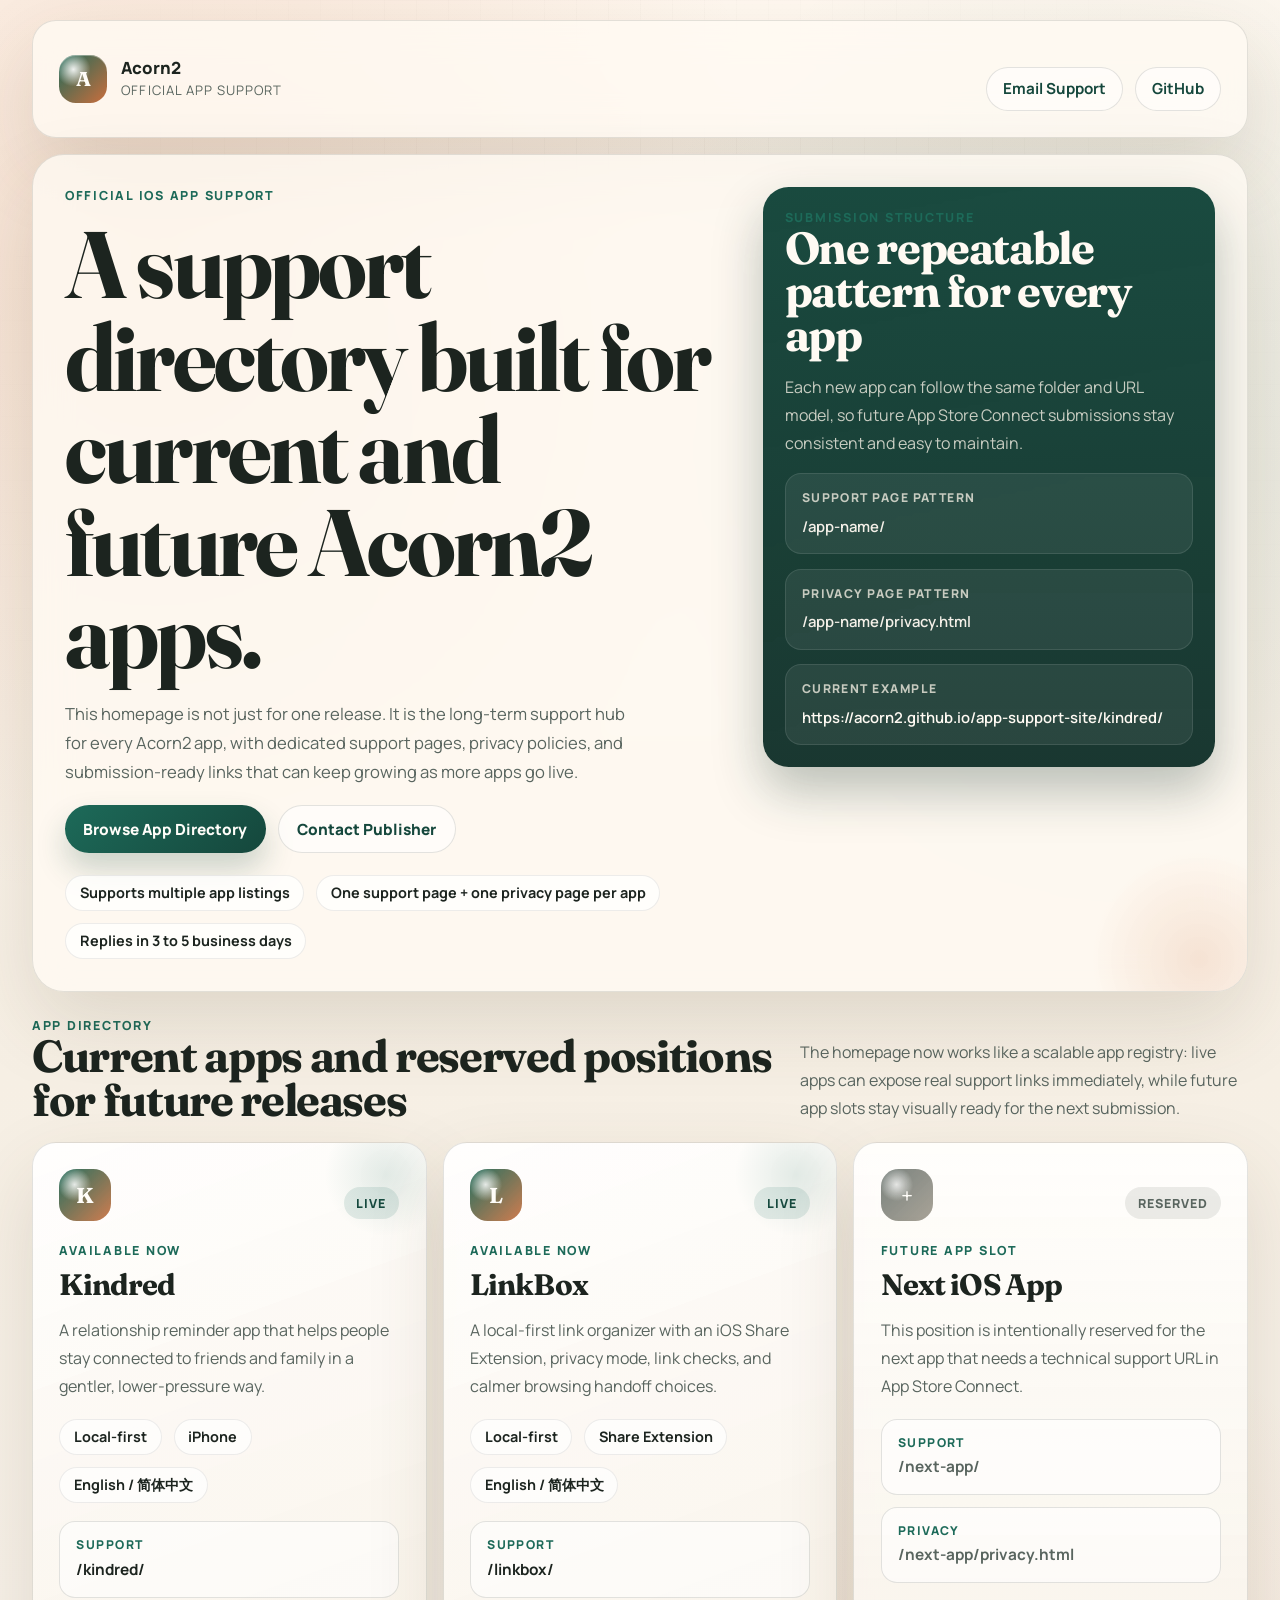
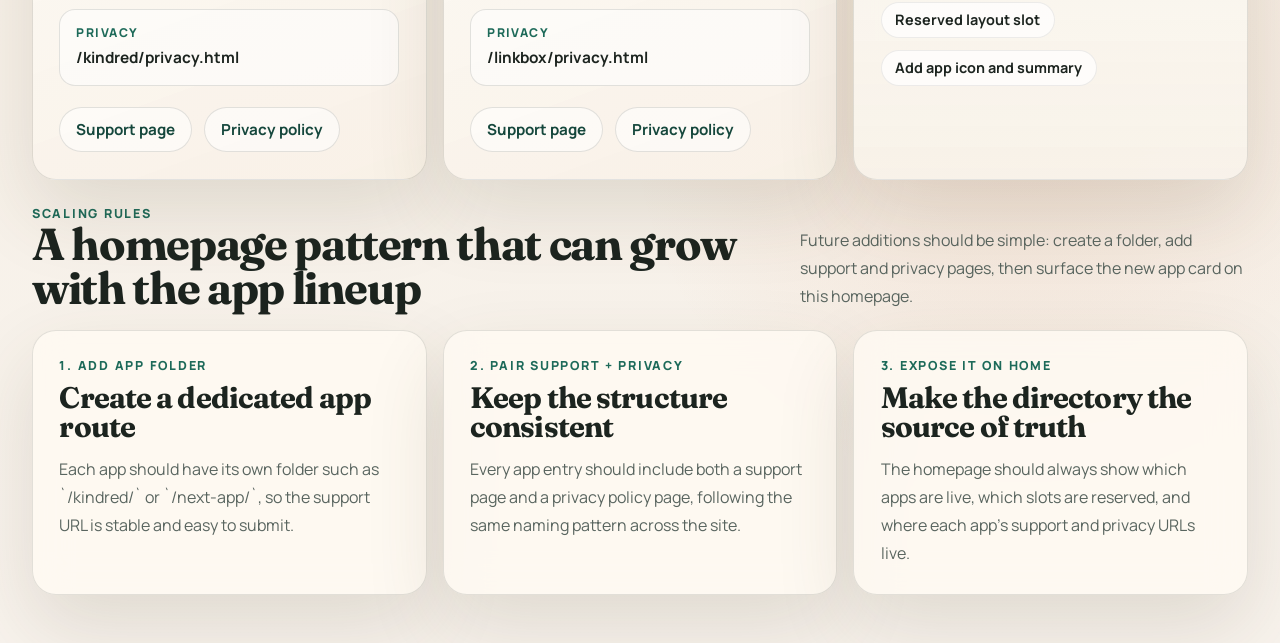
<file: index.html>
<!DOCTYPE html>
<html lang="en">
  <head>
    <meta charset="UTF-8" />
    <meta name="viewport" content="width=device-width, initial-scale=1.0" />
    <title>Acorn2 App Support</title>
    <meta
      name="description"
      content="Official support, privacy, and review links for Acorn2 iOS apps."
    />
    <link rel="preconnect" href="https://fonts.googleapis.com" />
    <link rel="preconnect" href="https://fonts.gstatic.com" crossorigin />
    <link
      href="https://fonts.googleapis.com/css2?family=Fraunces:opsz,wght@9..144,600;9..144,700&family=Manrope:wght@400;500;600;700;800&display=swap"
      rel="stylesheet"
    />
    <link rel="stylesheet" href="./styles.css" />
  </head>
  <body>
    <main class="shell shell-wide">
      <header class="site-header">
        <a class="brand" href="./index.html">
          <span class="brand-orb">A</span>
          <span class="brand-copy">
            <strong>Acorn2</strong>
            <small>Official App Support</small>
          </span>
        </a>
        <div class="header-links">
          <a class="header-link" href="mailto:hkyy521@163.com">Email Support</a>
          <a
            class="header-link"
            href="https://github.com/Acorn2/app-support-site"
          >
            GitHub
          </a>
        </div>
      </header>

      <section class="hero hero-home">
        <div class="hero-copy">
          <p class="eyebrow">Official iOS App Support</p>
          <h1>A support directory built for current and future Acorn2 apps.</h1>
          <p class="lead">
            This homepage is not just for one release. It is the long-term
            support hub for every Acorn2 app, with dedicated support pages,
            privacy policies, and submission-ready links that can keep growing
            as more apps go live.
          </p>
          <div class="action-row">
            <a class="button-link" href="#app-directory">Browse App Directory</a>
            <a class="ghost-link" href="mailto:hkyy521@163.com">Contact Publisher</a>
          </div>
          <ul class="fact-row">
            <li>Supports multiple app listings</li>
            <li>One support page + one privacy page per app</li>
            <li>Replies in 3 to 5 business days</li>
          </ul>
        </div>

        <aside class="hero-panel">
          <p class="panel-kicker">Submission Structure</p>
          <h2>One repeatable pattern for every app</h2>
          <p class="panel-copy">
            Each new app can follow the same folder and URL model, so future App
            Store Connect submissions stay consistent and easy to maintain.
          </p>
          <div class="route-list">
            <div class="route-card">
              <span class="route-label">Support Page Pattern</span>
              <div class="route-url">/app-name/</div>
            </div>
            <div class="route-card">
              <span class="route-label">Privacy Page Pattern</span>
              <div class="route-url">/app-name/privacy.html</div>
            </div>
            <div class="route-card">
              <span class="route-label">Current Example</span>
              <a class="route-url" href="https://acorn2.github.io/app-support-site/kindred/">
                https://acorn2.github.io/app-support-site/kindred/
              </a>
            </div>
          </div>
        </aside>
      </section>

      <section class="section-heading" id="app-directory">
        <div>
          <p class="eyebrow">App Directory</p>
          <h2>Current apps and reserved positions for future releases</h2>
        </div>
        <p class="section-copy">
          The homepage now works like a scalable app registry: live apps can
          expose real support links immediately, while future app slots stay
          visually ready for the next submission.
        </p>
      </section>

      <section class="directory-grid">
        <article class="app-card app-spotlight app-directory-card">
          <div class="app-card-top">
            <div class="app-icon">K</div>
            <span class="status-pill status-live">Live</span>
          </div>
          <p class="app-kicker">Available Now</p>
          <h3>Kindred</h3>
          <p class="card-body">
            A relationship reminder app that helps people stay connected to
            friends and family in a gentler, lower-pressure way.
          </p>
          <div class="chip-row">
            <span class="chip">Local-first</span>
            <span class="chip">iPhone</span>
            <span class="chip">English / 简体中文</span>
          </div>
          <div class="app-link-list">
            <div class="inline-meta">
              <span class="inline-label">Support</span>
              <a class="inline-link" href="./kindred/index.html">/kindred/</a>
            </div>
            <div class="inline-meta">
              <span class="inline-label">Privacy</span>
              <a class="inline-link" href="./kindred/privacy.html">
                /kindred/privacy.html
              </a>
            </div>
          </div>
          <div class="link-row">
            <a class="text-link" href="./kindred/index.html">Support page</a>
            <a class="text-link" href="./kindred/privacy.html">Privacy policy</a>
          </div>
        </article>

        <article class="app-card app-spotlight app-directory-card">
          <div class="app-card-top">
            <div class="app-icon">L</div>
            <span class="status-pill status-live">Live</span>
          </div>
          <p class="app-kicker">Available Now</p>
          <h3>LinkBox</h3>
          <p class="card-body">
            A local-first link organizer with an iOS Share Extension, privacy
            mode, link checks, and calmer browsing handoff choices.
          </p>
          <div class="chip-row">
            <span class="chip">Local-first</span>
            <span class="chip">Share Extension</span>
            <span class="chip">English / 简体中文</span>
          </div>
          <div class="app-link-list">
            <div class="inline-meta">
              <span class="inline-label">Support</span>
              <a class="inline-link" href="./linkbox/index.html">/linkbox/</a>
            </div>
            <div class="inline-meta">
              <span class="inline-label">Privacy</span>
              <a class="inline-link" href="./linkbox/privacy.html">
                /linkbox/privacy.html
              </a>
            </div>
          </div>
          <div class="link-row">
            <a class="text-link" href="./linkbox/index.html">Support page</a>
            <a class="text-link" href="./linkbox/privacy.html">Privacy policy</a>
          </div>
        </article>

        <article class="app-card app-directory-card app-placeholder">
          <div class="app-card-top">
            <div class="app-icon app-icon-muted">+</div>
            <span class="status-pill status-draft">Reserved</span>
          </div>
          <p class="app-kicker">Future App Slot</p>
          <h3>Next iOS App</h3>
          <p class="card-body">
            This position is intentionally reserved for the next app that needs
            a technical support URL in App Store Connect.
          </p>
          <div class="app-link-list">
            <div class="inline-meta">
              <span class="inline-label">Support</span>
              <span class="inline-link inline-link-muted">/next-app/</span>
            </div>
            <div class="inline-meta">
              <span class="inline-label">Privacy</span>
              <span class="inline-link inline-link-muted">/next-app/privacy.html</span>
            </div>
          </div>
          <div class="chip-row">
            <span class="chip">Reserved layout slot</span>
            <span class="chip">Add app icon and summary</span>
          </div>
        </article>

      </section>

      <section class="section-heading">
        <div>
          <p class="eyebrow">Scaling Rules</p>
          <h2>A homepage pattern that can grow with the app lineup</h2>
        </div>
        <p class="section-copy">
          Future additions should be simple: create a folder, add support and
          privacy pages, then surface the new app card on this homepage.
        </p>
      </section>

      <section class="support-grid">
        <article class="support-card">
          <p class="app-kicker">1. Add App Folder</p>
          <h3>Create a dedicated app route</h3>
          <p class="card-body">
            Each app should have its own folder such as `/kindred/` or
            `/next-app/`, so the support URL is stable and easy to submit.
          </p>
        </article>

        <article class="support-card">
          <p class="app-kicker">2. Pair Support + Privacy</p>
          <h3>Keep the structure consistent</h3>
          <p class="card-body">
            Every app entry should include both a support page and a privacy
            policy page, following the same naming pattern across the site.
          </p>
        </article>

        <article class="support-card">
          <p class="app-kicker">3. Expose It On Home</p>
          <h3>Make the directory the source of truth</h3>
          <p class="card-body">
            The homepage should always show which apps are live, which slots are
            reserved, and where each app’s support and privacy URLs live.
          </p>
        </article>
      </section>
    </main>
  </body>
</html>
</file>
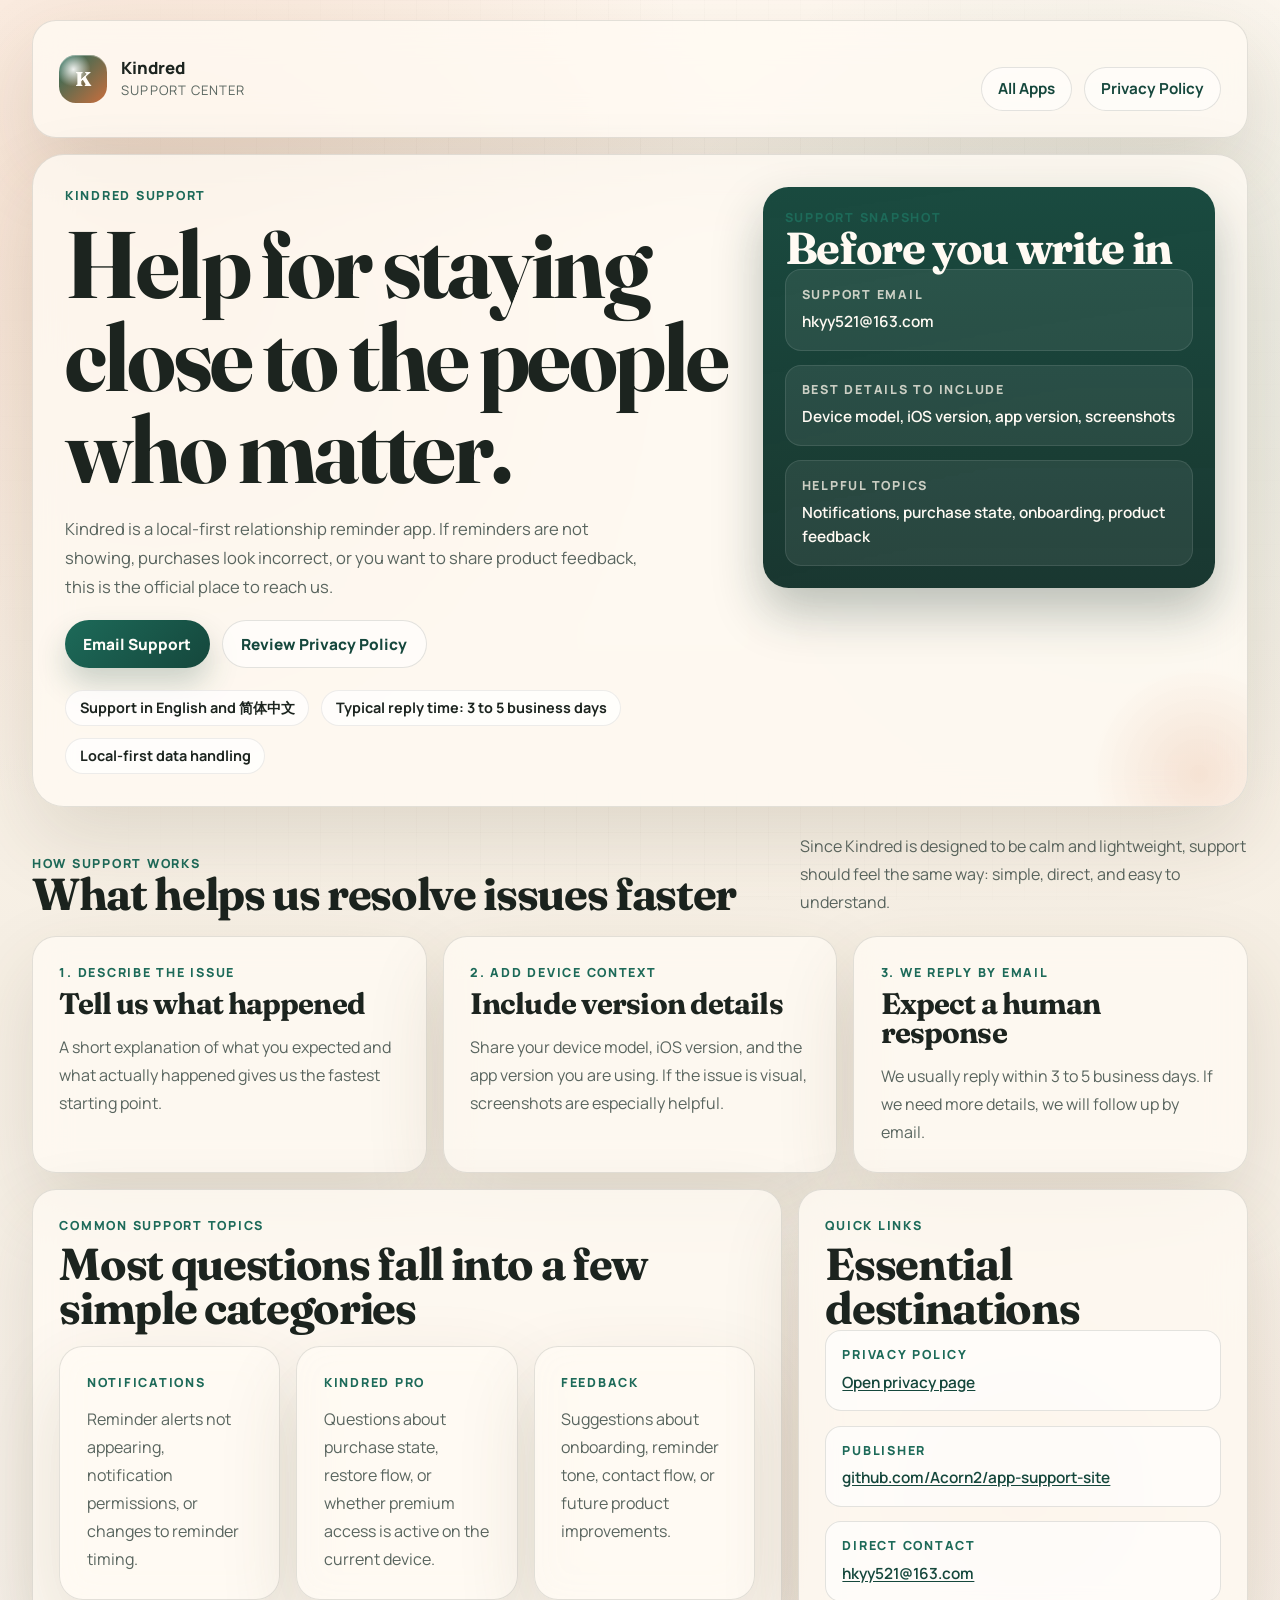
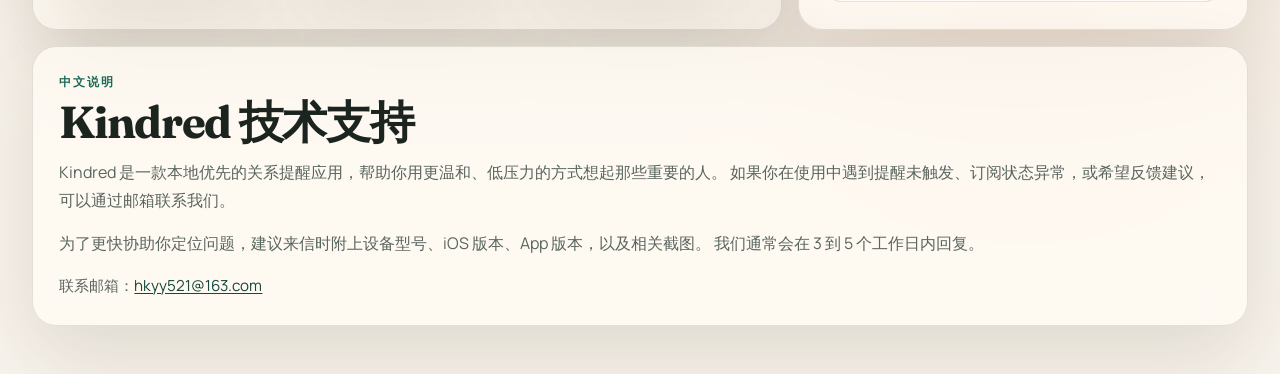
<file: kindred/index.html>
<!DOCTYPE html>
<html lang="en">
  <head>
    <meta charset="UTF-8" />
    <meta name="viewport" content="width=device-width, initial-scale=1.0" />
    <title>Kindred Support | Acorn2</title>
    <meta
      name="description"
      content="Official support page for Kindred by Acorn2."
    />
    <link rel="preconnect" href="https://fonts.googleapis.com" />
    <link rel="preconnect" href="https://fonts.gstatic.com" crossorigin />
    <link
      href="https://fonts.googleapis.com/css2?family=Fraunces:opsz,wght@9..144,600;9..144,700&family=Manrope:wght@400;500;600;700;800&display=swap"
      rel="stylesheet"
    />
    <link rel="stylesheet" href="../styles.css" />
  </head>
  <body>
    <main class="shell">
      <header class="site-header">
        <a class="brand" href="../index.html">
          <span class="brand-orb">K</span>
          <span class="brand-copy">
            <strong>Kindred</strong>
            <small>Support Center</small>
          </span>
        </a>
        <div class="header-links">
          <a class="header-link" href="../index.html">All Apps</a>
          <a class="header-link" href="./privacy.html">Privacy Policy</a>
        </div>
      </header>

      <section class="hero hero-product">
        <div class="hero-copy">
          <p class="eyebrow">Kindred Support</p>
          <h1>Help for staying close to the people who matter.</h1>
          <p class="lead">
            Kindred is a local-first relationship reminder app. If reminders are
            not showing, purchases look incorrect, or you want to share product
            feedback, this is the official place to reach us.
          </p>
          <div class="action-row">
            <a class="button-link" href="mailto:hkyy521@163.com">Email Support</a>
            <a class="ghost-link" href="./privacy.html">Review Privacy Policy</a>
          </div>
          <ul class="fact-row">
            <li>Support in English and 简体中文</li>
            <li>Typical reply time: 3 to 5 business days</li>
            <li>Local-first data handling</li>
          </ul>
        </div>

        <aside class="hero-panel">
          <p class="panel-kicker">Support Snapshot</p>
          <h2>Before you write in</h2>
          <div class="meta-list">
            <div class="meta-item">
              <p class="meta-label">Support Email</p>
              <div class="meta-value">hkyy521@163.com</div>
            </div>
            <div class="meta-item">
              <p class="meta-label">Best Details To Include</p>
              <div class="meta-value">Device model, iOS version, app version, screenshots</div>
            </div>
            <div class="meta-item">
              <p class="meta-label">Helpful Topics</p>
              <div class="meta-value">Notifications, purchase state, onboarding, product feedback</div>
            </div>
          </div>
        </aside>
      </section>

      <section class="section-heading">
        <div>
          <p class="eyebrow">How Support Works</p>
          <h2>What helps us resolve issues faster</h2>
        </div>
        <p class="section-copy">
          Since Kindred is designed to be calm and lightweight, support should
          feel the same way: simple, direct, and easy to understand.
        </p>
      </section>

      <section class="support-grid">
        <article class="support-card">
          <p class="app-kicker">1. Describe The Issue</p>
          <h3>Tell us what happened</h3>
          <p class="card-body">
            A short explanation of what you expected and what actually happened
            gives us the fastest starting point.
          </p>
        </article>

        <article class="support-card">
          <p class="app-kicker">2. Add Device Context</p>
          <h3>Include version details</h3>
          <p class="card-body">
            Share your device model, iOS version, and the app version you are
            using. If the issue is visual, screenshots are especially helpful.
          </p>
        </article>

        <article class="support-card">
          <p class="app-kicker">3. We Reply By Email</p>
          <h3>Expect a human response</h3>
          <p class="card-body">
            We usually reply within 3 to 5 business days. If we need more
            details, we will follow up by email.
          </p>
        </article>
      </section>

      <section class="content-grid">
        <article class="page-card">
          <p class="eyebrow">Common Support Topics</p>
          <h2>Most questions fall into a few simple categories</h2>
          <div class="section-grid">
            <section class="section-card">
              <p class="app-kicker">Notifications</p>
              <p class="card-body">
                Reminder alerts not appearing, notification permissions, or
                changes to reminder timing.
              </p>
            </section>

            <section class="section-card">
              <p class="app-kicker">Kindred Pro</p>
              <p class="card-body">
                Questions about purchase state, restore flow, or whether premium
                access is active on the current device.
              </p>
            </section>

            <section class="section-card">
              <p class="app-kicker">Feedback</p>
              <p class="card-body">
                Suggestions about onboarding, reminder tone, contact flow, or
                future product improvements.
              </p>
            </section>
          </div>
        </article>

        <aside class="page-card">
          <p class="eyebrow">Quick Links</p>
          <h2>Essential destinations</h2>
          <div class="meta-list">
            <div class="meta-item">
              <p class="meta-label">Privacy Policy</p>
              <div class="meta-value">
                <a href="./privacy.html">Open privacy page</a>
              </div>
            </div>
            <div class="meta-item">
              <p class="meta-label">Publisher</p>
              <div class="meta-value">
                <a href="https://github.com/Acorn2/app-support-site">
                  github.com/Acorn2/app-support-site
                </a>
              </div>
            </div>
            <div class="meta-item">
              <p class="meta-label">Direct Contact</p>
              <div class="meta-value">
                <a href="mailto:hkyy521@163.com">hkyy521@163.com</a>
              </div>
            </div>
          </div>
        </aside>
      </section>

      <section class="page-card bilingual-card">
        <p class="eyebrow">中文说明</p>
        <h2>Kindred 技术支持</h2>
        <p class="card-body">
          Kindred 是一款本地优先的关系提醒应用，帮助你用更温和、低压力的方式想起那些重要的人。
          如果你在使用中遇到提醒未触发、订阅状态异常，或希望反馈建议，可以通过邮箱联系我们。
        </p>
        <p class="card-body">
          为了更快协助你定位问题，建议来信时附上设备型号、iOS 版本、App 版本，以及相关截图。
          我们通常会在 3 到 5 个工作日内回复。
        </p>
        <p class="footer-note">
          联系邮箱：<a href="mailto:hkyy521@163.com">hkyy521@163.com</a>
        </p>
      </section>
    </main>
  </body>
</html>
</file>
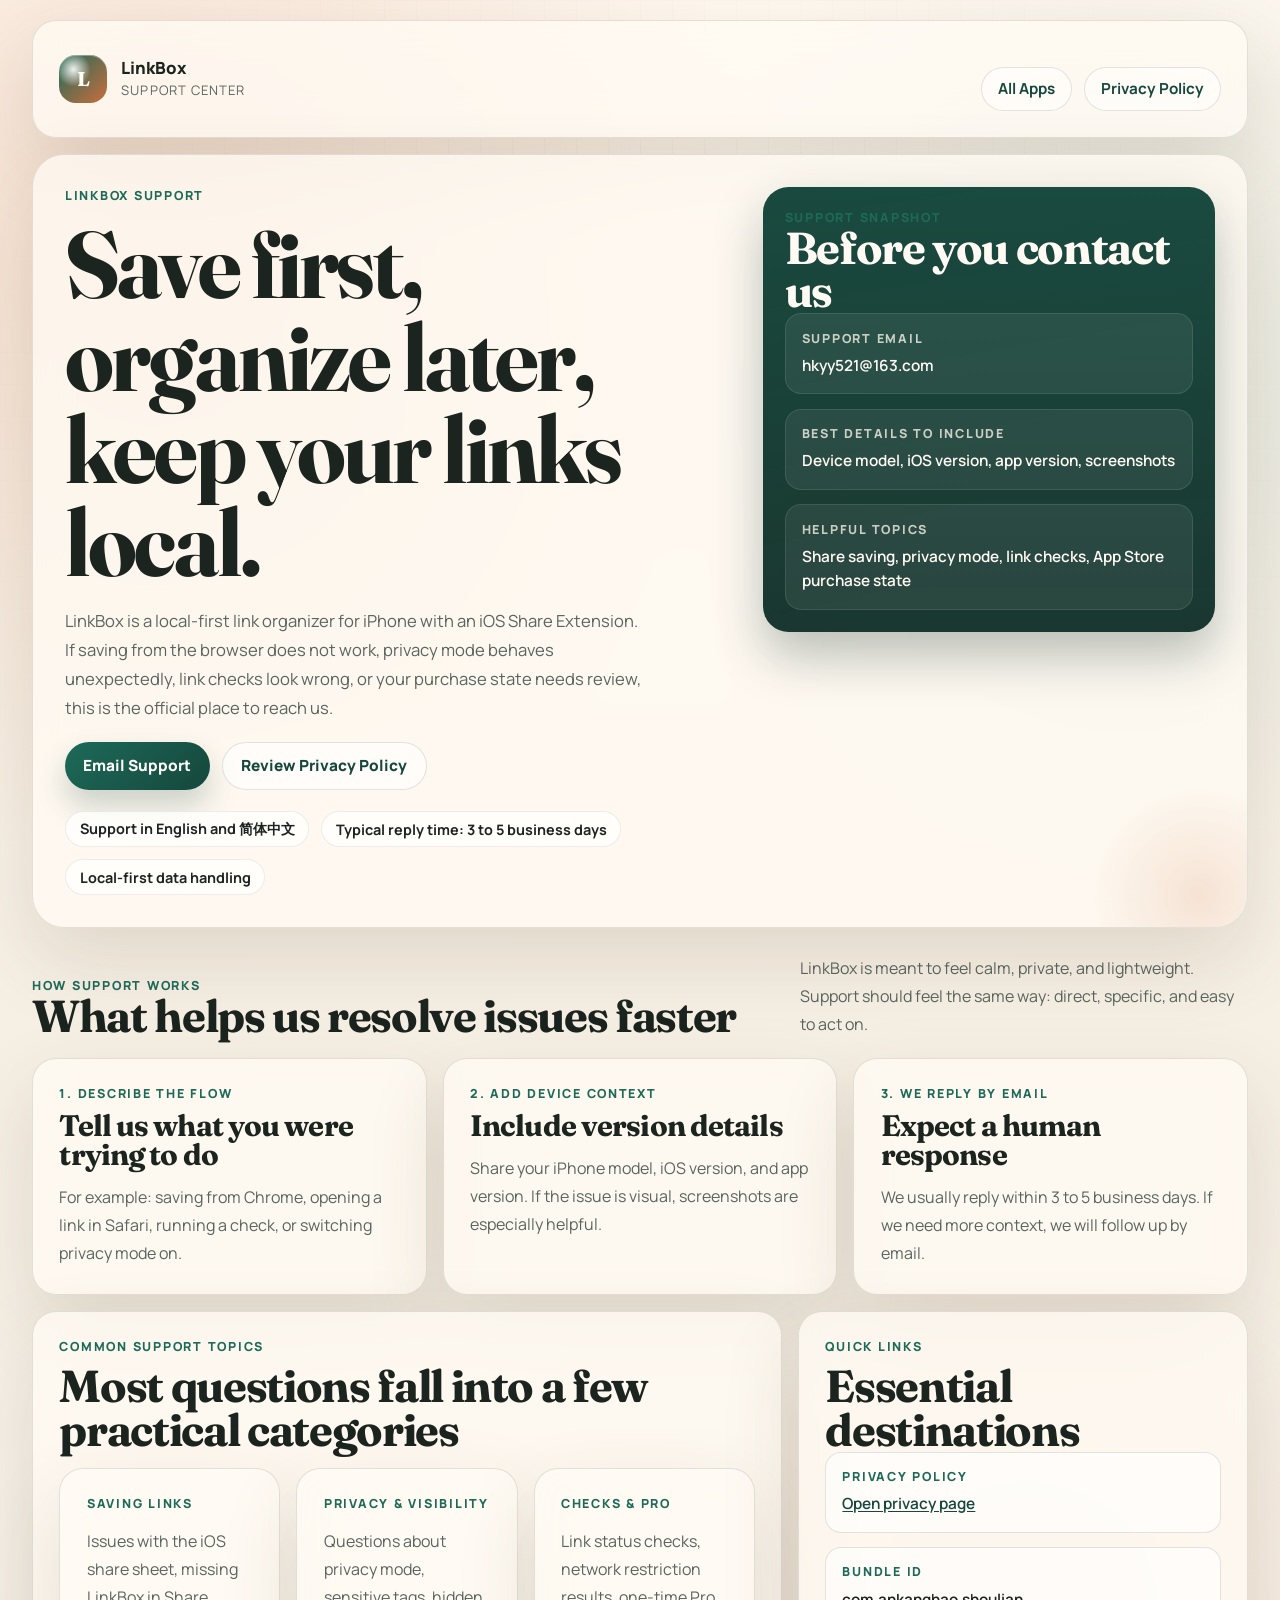
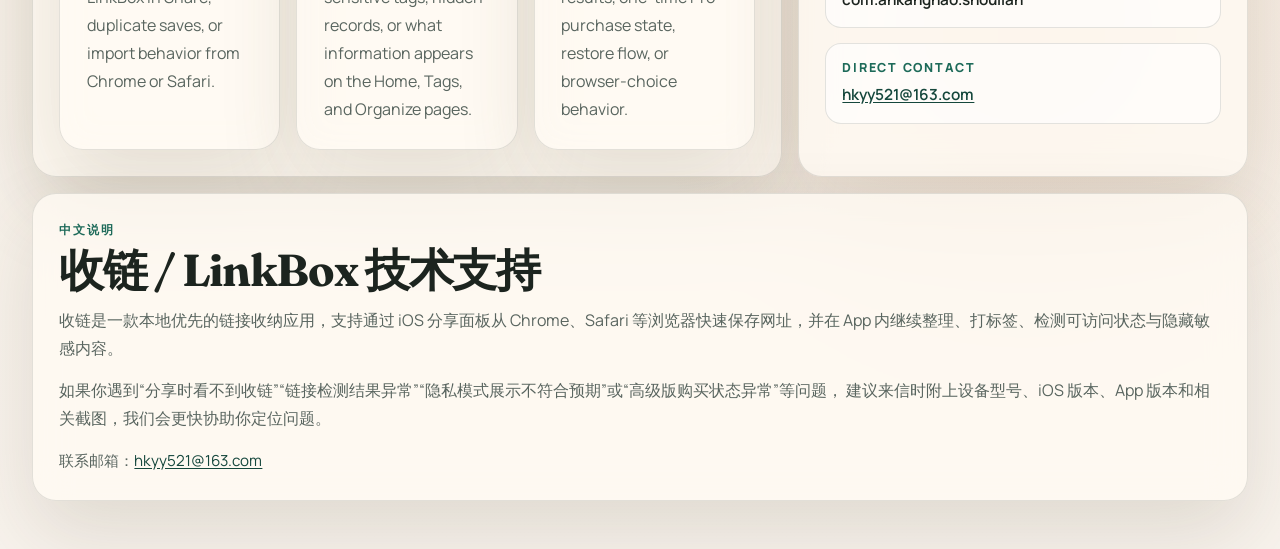
<file: linkbox/index.html>
<!DOCTYPE html>
<html lang="en">
  <head>
    <meta charset="UTF-8" />
    <meta name="viewport" content="width=device-width, initial-scale=1.0" />
    <title>LinkBox Support | Acorn2</title>
    <meta
      name="description"
      content="Official support page for LinkBox by Acorn2."
    />
    <link rel="preconnect" href="https://fonts.googleapis.com" />
    <link rel="preconnect" href="https://fonts.gstatic.com" crossorigin />
    <link
      href="https://fonts.googleapis.com/css2?family=Fraunces:opsz,wght@9..144,600;9..144,700&family=Manrope:wght@400;500;600;700;800&display=swap"
      rel="stylesheet"
    />
    <link rel="stylesheet" href="../styles.css" />
  </head>
  <body>
    <main class="shell">
      <header class="site-header">
        <a class="brand" href="../index.html">
          <span class="brand-orb">L</span>
          <span class="brand-copy">
            <strong>LinkBox</strong>
            <small>Support Center</small>
          </span>
        </a>
        <div class="header-links">
          <a class="header-link" href="../index.html">All Apps</a>
          <a class="header-link" href="./privacy.html">Privacy Policy</a>
        </div>
      </header>

      <section class="hero hero-product">
        <div class="hero-copy">
          <p class="eyebrow">LinkBox Support</p>
          <h1>Save first, organize later, keep your links local.</h1>
          <p class="lead">
            LinkBox is a local-first link organizer for iPhone with an iOS
            Share Extension. If saving from the browser does not work, privacy
            mode behaves unexpectedly, link checks look wrong, or your purchase
            state needs review, this is the official place to reach us.
          </p>
          <div class="action-row">
            <a class="button-link" href="mailto:hkyy521@163.com">Email Support</a>
            <a class="ghost-link" href="./privacy.html">Review Privacy Policy</a>
          </div>
          <ul class="fact-row">
            <li>Support in English and 简体中文</li>
            <li>Typical reply time: 3 to 5 business days</li>
            <li>Local-first data handling</li>
          </ul>
        </div>

        <aside class="hero-panel">
          <p class="panel-kicker">Support Snapshot</p>
          <h2>Before you contact us</h2>
          <div class="meta-list">
            <div class="meta-item">
              <p class="meta-label">Support Email</p>
              <div class="meta-value">hkyy521@163.com</div>
            </div>
            <div class="meta-item">
              <p class="meta-label">Best Details To Include</p>
              <div class="meta-value">Device model, iOS version, app version, screenshots</div>
            </div>
            <div class="meta-item">
              <p class="meta-label">Helpful Topics</p>
              <div class="meta-value">Share saving, privacy mode, link checks, App Store purchase state</div>
            </div>
          </div>
        </aside>
      </section>

      <section class="section-heading">
        <div>
          <p class="eyebrow">How Support Works</p>
          <h2>What helps us resolve issues faster</h2>
        </div>
        <p class="section-copy">
          LinkBox is meant to feel calm, private, and lightweight. Support
          should feel the same way: direct, specific, and easy to act on.
        </p>
      </section>

      <section class="support-grid">
        <article class="support-card">
          <p class="app-kicker">1. Describe The Flow</p>
          <h3>Tell us what you were trying to do</h3>
          <p class="card-body">
            For example: saving from Chrome, opening a link in Safari, running a
            check, or switching privacy mode on.
          </p>
        </article>

        <article class="support-card">
          <p class="app-kicker">2. Add Device Context</p>
          <h3>Include version details</h3>
          <p class="card-body">
            Share your iPhone model, iOS version, and app version. If the issue
            is visual, screenshots are especially helpful.
          </p>
        </article>

        <article class="support-card">
          <p class="app-kicker">3. We Reply By Email</p>
          <h3>Expect a human response</h3>
          <p class="card-body">
            We usually reply within 3 to 5 business days. If we need more
            context, we will follow up by email.
          </p>
        </article>
      </section>

      <section class="content-grid">
        <article class="page-card">
          <p class="eyebrow">Common Support Topics</p>
          <h2>Most questions fall into a few practical categories</h2>
          <div class="section-grid">
            <section class="section-card">
              <p class="app-kicker">Saving Links</p>
              <p class="card-body">
                Issues with the iOS share sheet, missing LinkBox in Share,
                duplicate saves, or import behavior from Chrome or Safari.
              </p>
            </section>

            <section class="section-card">
              <p class="app-kicker">Privacy & Visibility</p>
              <p class="card-body">
                Questions about privacy mode, sensitive tags, hidden records, or
                what information appears on the Home, Tags, and Organize pages.
              </p>
            </section>

            <section class="section-card">
              <p class="app-kicker">Checks & Pro</p>
              <p class="card-body">
                Link status checks, network restriction results, one-time Pro
                purchase state, restore flow, or browser-choice behavior.
              </p>
            </section>
          </div>
        </article>

        <aside class="page-card">
          <p class="eyebrow">Quick Links</p>
          <h2>Essential destinations</h2>
          <div class="meta-list">
            <div class="meta-item">
              <p class="meta-label">Privacy Policy</p>
              <div class="meta-value">
                <a href="./privacy.html">Open privacy page</a>
              </div>
            </div>
            <div class="meta-item">
              <p class="meta-label">Bundle ID</p>
              <div class="meta-value">com.ankanghao.shoulian</div>
            </div>
            <div class="meta-item">
              <p class="meta-label">Direct Contact</p>
              <div class="meta-value">
                <a href="mailto:hkyy521@163.com">hkyy521@163.com</a>
              </div>
            </div>
          </div>
        </aside>
      </section>

      <section class="page-card bilingual-card">
        <p class="eyebrow">中文说明</p>
        <h2>收链 / LinkBox 技术支持</h2>
        <p class="card-body">
          收链是一款本地优先的链接收纳应用，支持通过 iOS 分享面板从 Chrome、Safari
          等浏览器快速保存网址，并在 App 内继续整理、打标签、检测可访问状态与隐藏敏感内容。
        </p>
        <p class="card-body">
          如果你遇到“分享时看不到收链”“链接检测结果异常”“隐私模式展示不符合预期”或“高级版购买状态异常”等问题，
          建议来信时附上设备型号、iOS 版本、App 版本和相关截图，我们会更快协助你定位问题。
        </p>
        <p class="footer-note">
          联系邮箱：<a href="mailto:hkyy521@163.com">hkyy521@163.com</a>
        </p>
      </section>
    </main>
  </body>
</html>
</file>
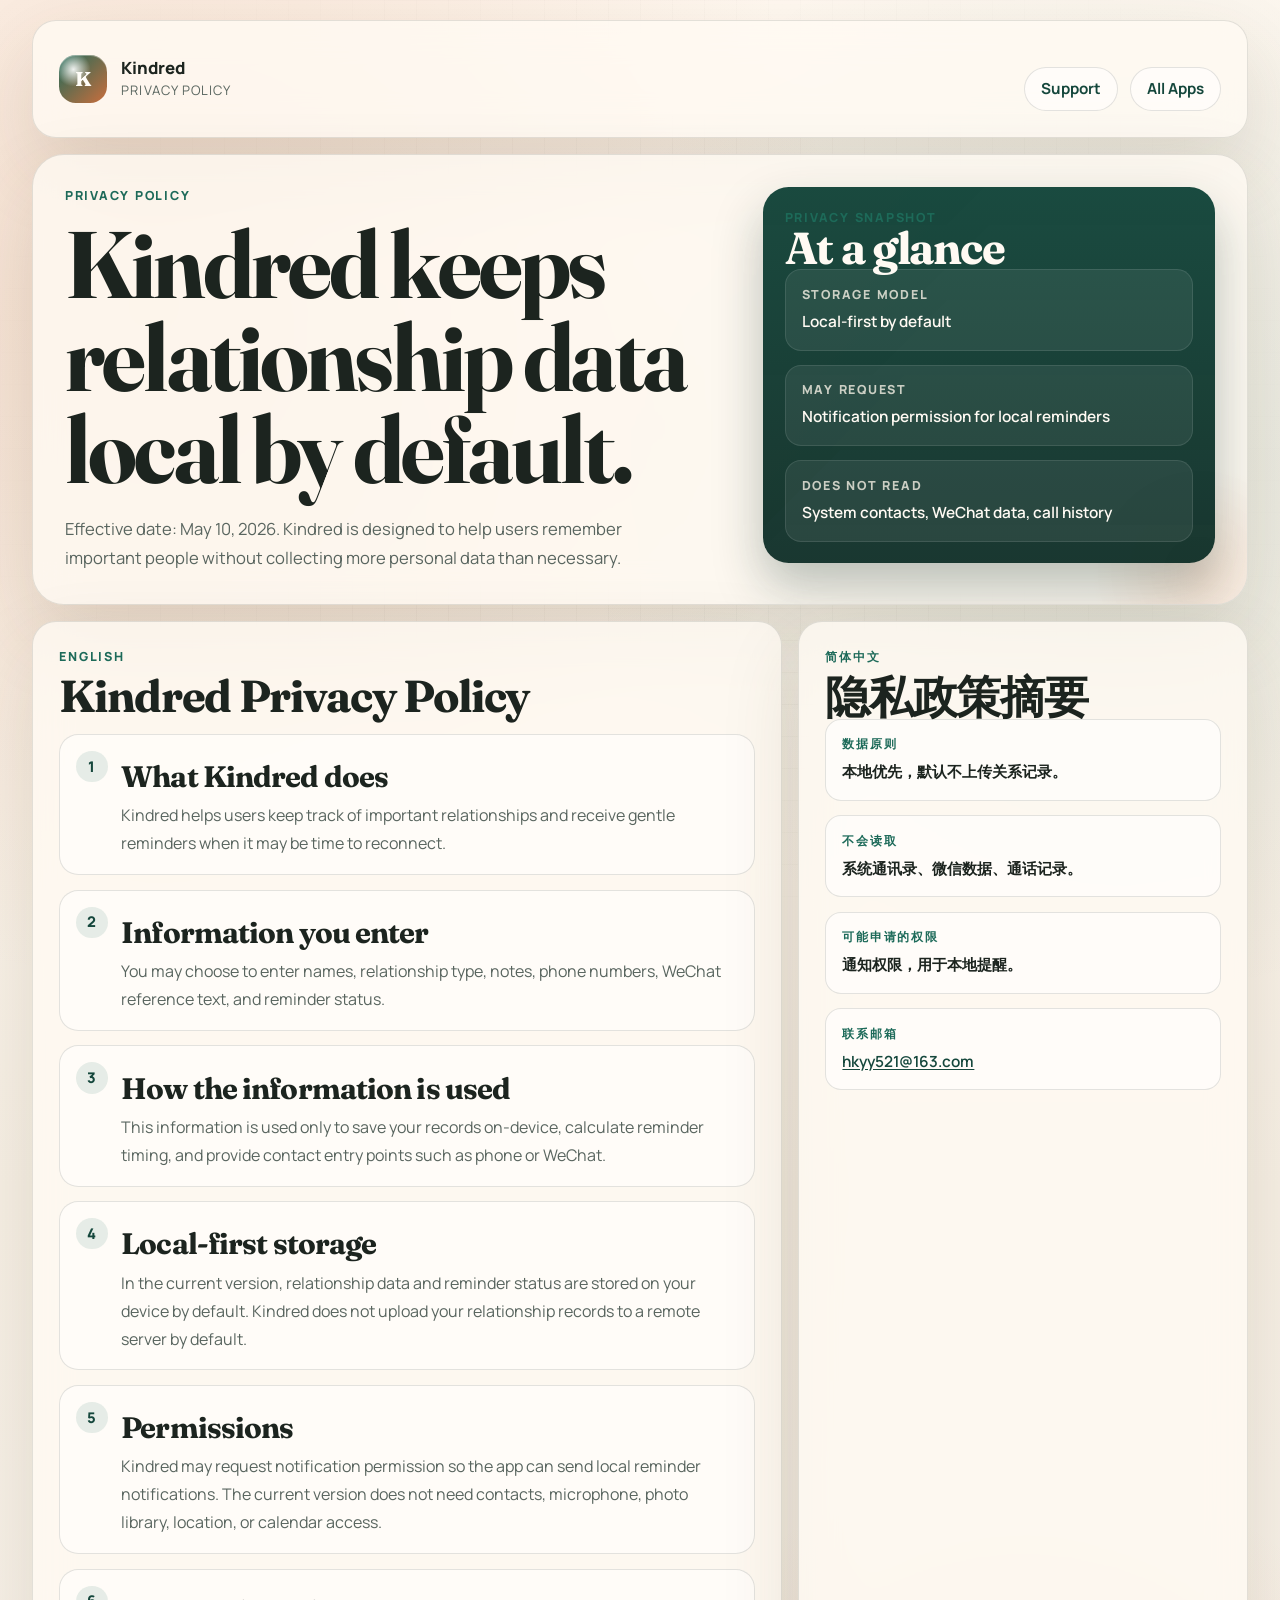
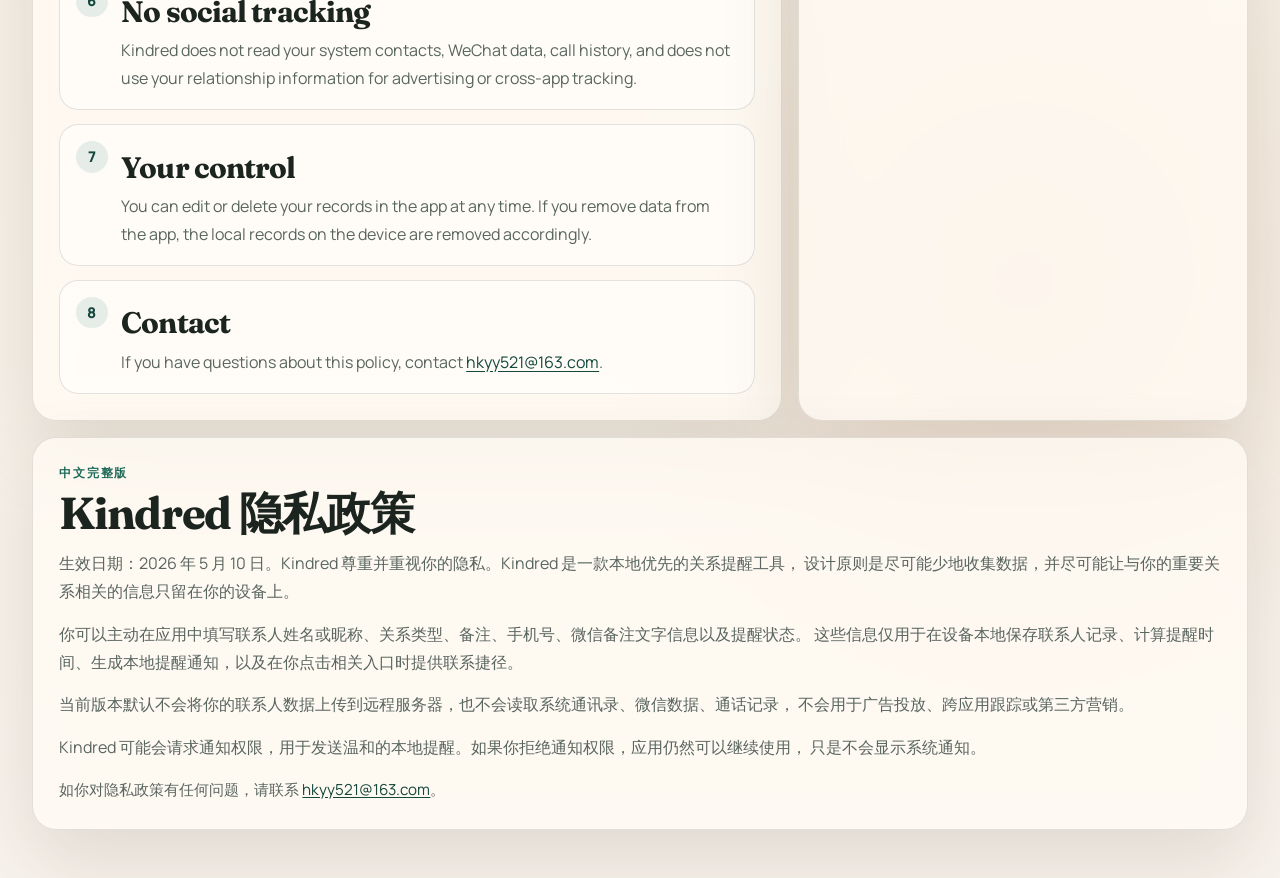
<file: kindred/privacy.html>
<!DOCTYPE html>
<html lang="en">
  <head>
    <meta charset="UTF-8" />
    <meta name="viewport" content="width=device-width, initial-scale=1.0" />
    <title>Kindred Privacy Policy | Acorn2</title>
    <meta
      name="description"
      content="Official privacy policy for Kindred by Acorn2."
    />
    <link rel="preconnect" href="https://fonts.googleapis.com" />
    <link rel="preconnect" href="https://fonts.gstatic.com" crossorigin />
    <link
      href="https://fonts.googleapis.com/css2?family=Fraunces:opsz,wght@9..144,600;9..144,700&family=Manrope:wght@400;500;600;700;800&display=swap"
      rel="stylesheet"
    />
    <link rel="stylesheet" href="../styles.css" />
  </head>
  <body>
    <main class="shell">
      <header class="site-header">
        <a class="brand" href="./index.html">
          <span class="brand-orb">K</span>
          <span class="brand-copy">
            <strong>Kindred</strong>
            <small>Privacy Policy</small>
          </span>
        </a>
        <div class="header-links">
          <a class="header-link" href="./index.html">Support</a>
          <a class="header-link" href="../index.html">All Apps</a>
        </div>
      </header>

      <section class="hero hero-product">
        <div class="hero-copy">
          <p class="eyebrow">Privacy Policy</p>
          <h1>Kindred keeps relationship data local by default.</h1>
          <p class="lead">
            Effective date: May 10, 2026. Kindred is designed to help users
            remember important people without collecting more personal data than
            necessary.
          </p>
        </div>

        <aside class="hero-panel">
          <p class="panel-kicker">Privacy Snapshot</p>
          <h2>At a glance</h2>
          <div class="meta-list">
            <div class="meta-item">
              <p class="meta-label">Storage Model</p>
              <div class="meta-value">Local-first by default</div>
            </div>
            <div class="meta-item">
              <p class="meta-label">May Request</p>
              <div class="meta-value">Notification permission for local reminders</div>
            </div>
            <div class="meta-item">
              <p class="meta-label">Does Not Read</p>
              <div class="meta-value">System contacts, WeChat data, call history</div>
            </div>
          </div>
        </aside>
      </section>

      <section class="content-grid">
        <article class="page-card">
          <p class="eyebrow">English</p>
          <h2>Kindred Privacy Policy</h2>
          <ol class="policy-list">
            <li>
              <h3>What Kindred does</h3>
              <p class="card-body">
                Kindred helps users keep track of important relationships and
                receive gentle reminders when it may be time to reconnect.
              </p>
            </li>
            <li>
              <h3>Information you enter</h3>
              <p class="card-body">
                You may choose to enter names, relationship type, notes, phone
                numbers, WeChat reference text, and reminder status.
              </p>
            </li>
            <li>
              <h3>How the information is used</h3>
              <p class="card-body">
                This information is used only to save your records on-device,
                calculate reminder timing, and provide contact entry points such
                as phone or WeChat.
              </p>
            </li>
            <li>
              <h3>Local-first storage</h3>
              <p class="card-body">
                In the current version, relationship data and reminder status
                are stored on your device by default. Kindred does not upload
                your relationship records to a remote server by default.
              </p>
            </li>
            <li>
              <h3>Permissions</h3>
              <p class="card-body">
                Kindred may request notification permission so the app can send
                local reminder notifications. The current version does not need
                contacts, microphone, photo library, location, or calendar
                access.
              </p>
            </li>
            <li>
              <h3>No social tracking</h3>
              <p class="card-body">
                Kindred does not read your system contacts, WeChat data, call
                history, and does not use your relationship information for
                advertising or cross-app tracking.
              </p>
            </li>
            <li>
              <h3>Your control</h3>
              <p class="card-body">
                You can edit or delete your records in the app at any time. If
                you remove data from the app, the local records on the device
                are removed accordingly.
              </p>
            </li>
            <li>
              <h3>Contact</h3>
              <p class="card-body">
                If you have questions about this policy, contact
                <a href="mailto:hkyy521@163.com">hkyy521@163.com</a>.
              </p>
            </li>
          </ol>
        </article>

        <aside class="page-card">
          <p class="eyebrow">简体中文</p>
          <h2>隐私政策摘要</h2>
          <div class="meta-list">
            <div class="meta-item">
              <p class="meta-label">数据原则</p>
              <div class="meta-value">本地优先，默认不上传关系记录。</div>
            </div>
            <div class="meta-item">
              <p class="meta-label">不会读取</p>
              <div class="meta-value">系统通讯录、微信数据、通话记录。</div>
            </div>
            <div class="meta-item">
              <p class="meta-label">可能申请的权限</p>
              <div class="meta-value">通知权限，用于本地提醒。</div>
            </div>
            <div class="meta-item">
              <p class="meta-label">联系邮箱</p>
              <div class="meta-value">
                <a href="mailto:hkyy521@163.com">hkyy521@163.com</a>
              </div>
            </div>
          </div>
        </aside>
      </section>

      <section class="page-card bilingual-card">
        <p class="eyebrow">中文完整版</p>
        <h2>Kindred 隐私政策</h2>
        <p class="card-body">
          生效日期：2026 年 5 月 10 日。Kindred 尊重并重视你的隐私。Kindred 是一款本地优先的关系提醒工具，
          设计原则是尽可能少地收集数据，并尽可能让与你的重要关系相关的信息只留在你的设备上。
        </p>
        <p class="card-body">
          你可以主动在应用中填写联系人姓名或昵称、关系类型、备注、手机号、微信备注文字信息以及提醒状态。
          这些信息仅用于在设备本地保存联系人记录、计算提醒时间、生成本地提醒通知，以及在你点击相关入口时提供联系捷径。
        </p>
        <p class="card-body">
          当前版本默认不会将你的联系人数据上传到远程服务器，也不会读取系统通讯录、微信数据、通话记录，
          不会用于广告投放、跨应用跟踪或第三方营销。
        </p>
        <p class="card-body">
          Kindred 可能会请求通知权限，用于发送温和的本地提醒。如果你拒绝通知权限，应用仍然可以继续使用，
          只是不会显示系统通知。
        </p>
        <p class="footer-note">
          如你对隐私政策有任何问题，请联系
          <a href="mailto:hkyy521@163.com">hkyy521@163.com</a>。
        </p>
      </section>
    </main>
  </body>
</html>
</file>
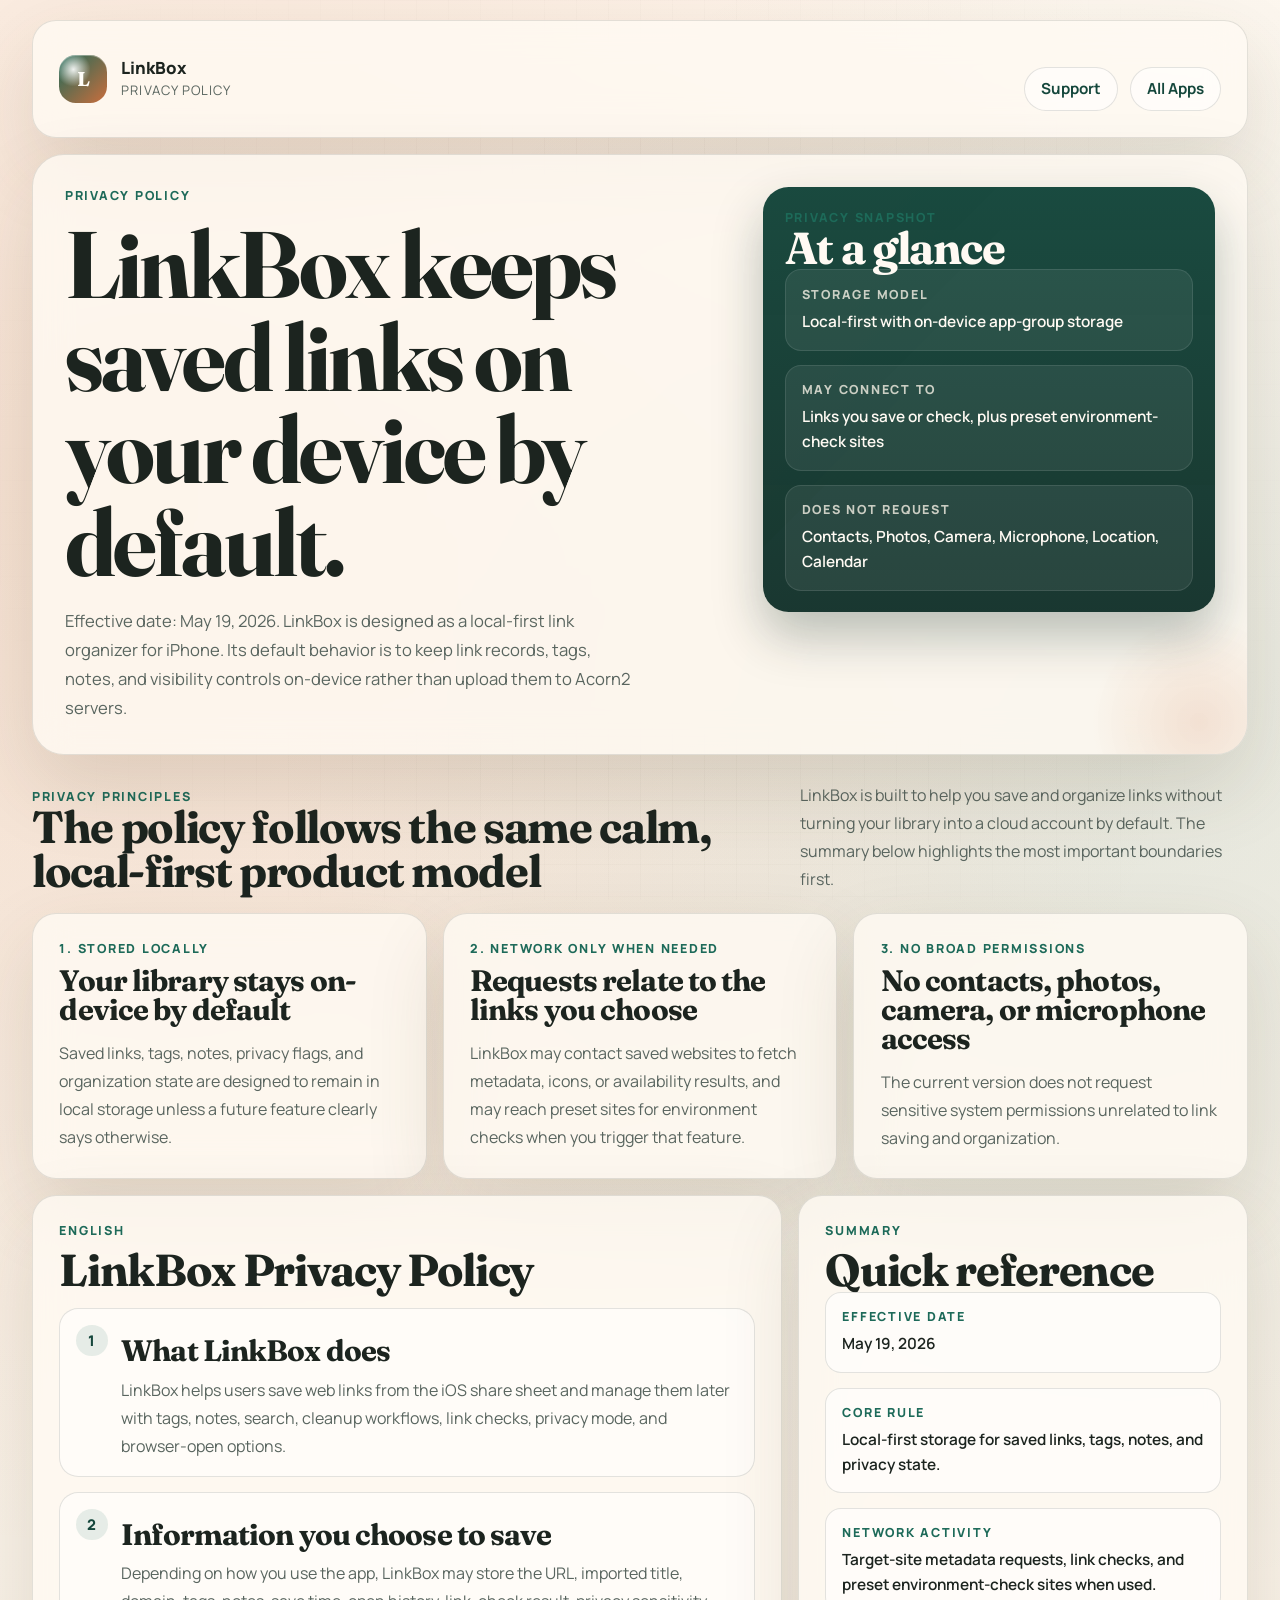
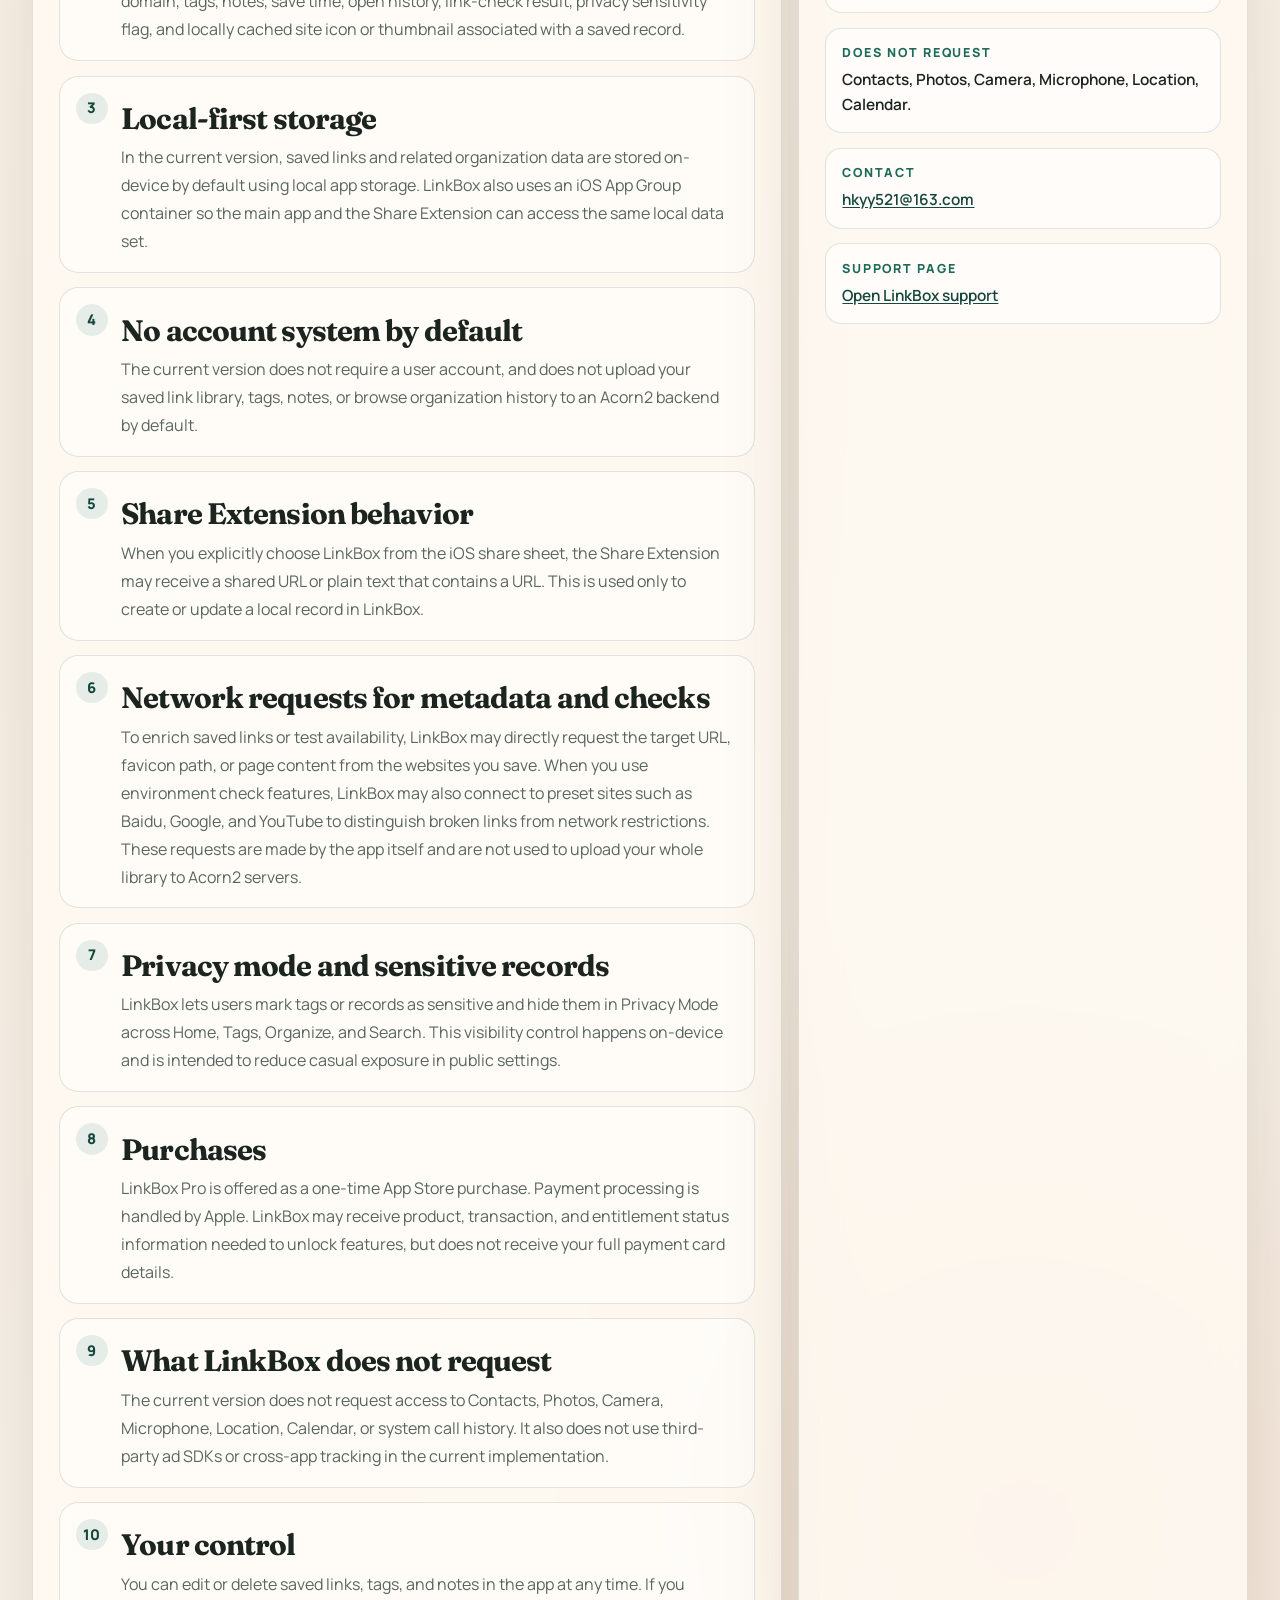
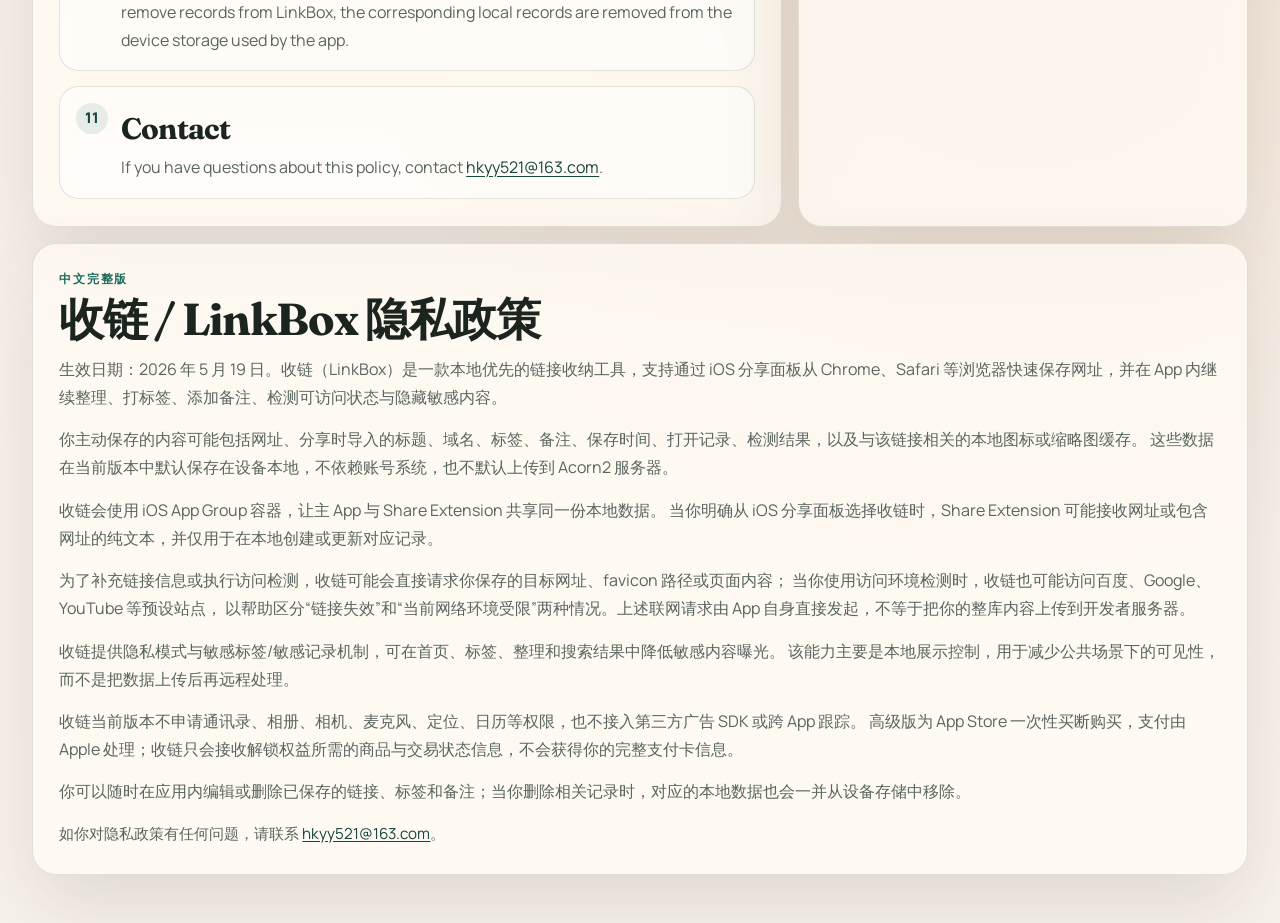
<file: linkbox/privacy.html>
<!DOCTYPE html>
<html lang="en">
  <head>
    <meta charset="UTF-8" />
    <meta name="viewport" content="width=device-width, initial-scale=1.0" />
    <title>LinkBox Privacy Policy | Acorn2</title>
    <meta
      name="description"
      content="Official privacy policy for LinkBox by Acorn2."
    />
    <link rel="preconnect" href="https://fonts.googleapis.com" />
    <link rel="preconnect" href="https://fonts.gstatic.com" crossorigin />
    <link
      href="https://fonts.googleapis.com/css2?family=Fraunces:opsz,wght@9..144,600;9..144,700&family=Manrope:wght@400;500;600;700;800&display=swap"
      rel="stylesheet"
    />
    <link rel="stylesheet" href="../styles.css" />
  </head>
  <body>
    <main class="shell">
      <header class="site-header">
        <a class="brand" href="./index.html">
          <span class="brand-orb">L</span>
          <span class="brand-copy">
            <strong>LinkBox</strong>
            <small>Privacy Policy</small>
          </span>
        </a>
        <div class="header-links">
          <a class="header-link" href="./index.html">Support</a>
          <a class="header-link" href="../index.html">All Apps</a>
        </div>
      </header>

      <section class="hero hero-product">
        <div class="hero-copy">
          <p class="eyebrow">Privacy Policy</p>
          <h1>LinkBox keeps saved links on your device by default.</h1>
          <p class="lead">
            Effective date: May 19, 2026. LinkBox is designed as a local-first
            link organizer for iPhone. Its default behavior is to keep link
            records, tags, notes, and visibility controls on-device rather than
            upload them to Acorn2 servers.
          </p>
        </div>

        <aside class="hero-panel">
          <p class="panel-kicker">Privacy Snapshot</p>
          <h2>At a glance</h2>
          <div class="meta-list">
            <div class="meta-item">
              <p class="meta-label">Storage Model</p>
              <div class="meta-value">Local-first with on-device app-group storage</div>
            </div>
            <div class="meta-item">
              <p class="meta-label">May Connect To</p>
              <div class="meta-value">Links you save or check, plus preset environment-check sites</div>
            </div>
            <div class="meta-item">
              <p class="meta-label">Does Not Request</p>
              <div class="meta-value">Contacts, Photos, Camera, Microphone, Location, Calendar</div>
            </div>
          </div>
        </aside>
      </section>

      <section class="section-heading">
        <div>
          <p class="eyebrow">Privacy Principles</p>
          <h2>The policy follows the same calm, local-first product model</h2>
        </div>
        <p class="section-copy">
          LinkBox is built to help you save and organize links without turning
          your library into a cloud account by default. The summary below
          highlights the most important boundaries first.
        </p>
      </section>

      <section class="support-grid">
        <article class="support-card">
          <p class="app-kicker">1. Stored Locally</p>
          <h3>Your library stays on-device by default</h3>
          <p class="card-body">
            Saved links, tags, notes, privacy flags, and organization state are
            designed to remain in local storage unless a future feature clearly
            says otherwise.
          </p>
        </article>

        <article class="support-card">
          <p class="app-kicker">2. Network Only When Needed</p>
          <h3>Requests relate to the links you choose</h3>
          <p class="card-body">
            LinkBox may contact saved websites to fetch metadata, icons, or
            availability results, and may reach preset sites for environment
            checks when you trigger that feature.
          </p>
        </article>

        <article class="support-card">
          <p class="app-kicker">3. No Broad Permissions</p>
          <h3>No contacts, photos, camera, or microphone access</h3>
          <p class="card-body">
            The current version does not request sensitive system permissions
            unrelated to link saving and organization.
          </p>
        </article>
      </section>

      <section class="content-grid">
        <article class="page-card">
          <p class="eyebrow">English</p>
          <h2>LinkBox Privacy Policy</h2>
          <ol class="policy-list">
            <li>
              <h3>What LinkBox does</h3>
              <p class="card-body">
                LinkBox helps users save web links from the iOS share sheet and
                manage them later with tags, notes, search, cleanup workflows,
                link checks, privacy mode, and browser-open options.
              </p>
            </li>
            <li>
              <h3>Information you choose to save</h3>
              <p class="card-body">
                Depending on how you use the app, LinkBox may store the URL,
                imported title, domain, tags, notes, save time, open history,
                link-check result, privacy sensitivity flag, and locally cached
                site icon or thumbnail associated with a saved record.
              </p>
            </li>
            <li>
              <h3>Local-first storage</h3>
              <p class="card-body">
                In the current version, saved links and related organization
                data are stored on-device by default using local app storage.
                LinkBox also uses an iOS App Group container so the main app and
                the Share Extension can access the same local data set.
              </p>
            </li>
            <li>
              <h3>No account system by default</h3>
              <p class="card-body">
                The current version does not require a user account, and does
                not upload your saved link library, tags, notes, or browse
                organization history to an Acorn2 backend by default.
              </p>
            </li>
            <li>
              <h3>Share Extension behavior</h3>
              <p class="card-body">
                When you explicitly choose LinkBox from the iOS share sheet, the
                Share Extension may receive a shared URL or plain text that
                contains a URL. This is used only to create or update a local
                record in LinkBox.
              </p>
            </li>
            <li>
              <h3>Network requests for metadata and checks</h3>
              <p class="card-body">
                To enrich saved links or test availability, LinkBox may directly
                request the target URL, favicon path, or page content from the
                websites you save. When you use environment check features,
                LinkBox may also connect to preset sites such as Baidu, Google,
                and YouTube to distinguish broken links from network
                restrictions. These requests are made by the app itself and are
                not used to upload your whole library to Acorn2 servers.
              </p>
            </li>
            <li>
              <h3>Privacy mode and sensitive records</h3>
              <p class="card-body">
                LinkBox lets users mark tags or records as sensitive and hide
                them in Privacy Mode across Home, Tags, Organize, and Search.
                This visibility control happens on-device and is intended to
                reduce casual exposure in public settings.
              </p>
            </li>
            <li>
              <h3>Purchases</h3>
              <p class="card-body">
                LinkBox Pro is offered as a one-time App Store purchase. Payment
                processing is handled by Apple. LinkBox may receive product,
                transaction, and entitlement status information needed to unlock
                features, but does not receive your full payment card details.
              </p>
            </li>
            <li>
              <h3>What LinkBox does not request</h3>
              <p class="card-body">
                The current version does not request access to Contacts, Photos,
                Camera, Microphone, Location, Calendar, or system call history.
                It also does not use third-party ad SDKs or cross-app tracking
                in the current implementation.
              </p>
            </li>
            <li>
              <h3>Your control</h3>
              <p class="card-body">
                You can edit or delete saved links, tags, and notes in the app
                at any time. If you remove records from LinkBox, the
                corresponding local records are removed from the device storage
                used by the app.
              </p>
            </li>
            <li>
              <h3>Contact</h3>
              <p class="card-body">
                If you have questions about this policy, contact
                <a href="mailto:hkyy521@163.com">hkyy521@163.com</a>.
              </p>
            </li>
          </ol>
        </article>

        <aside class="page-card">
          <p class="eyebrow">Summary</p>
          <h2>Quick reference</h2>
          <div class="meta-list">
            <div class="meta-item">
              <p class="meta-label">Effective Date</p>
              <div class="meta-value">May 19, 2026</div>
            </div>
            <div class="meta-item">
              <p class="meta-label">Core Rule</p>
              <div class="meta-value">Local-first storage for saved links, tags, notes, and privacy state.</div>
            </div>
            <div class="meta-item">
              <p class="meta-label">Network Activity</p>
              <div class="meta-value">Target-site metadata requests, link checks, and preset environment-check sites when used.</div>
            </div>
            <div class="meta-item">
              <p class="meta-label">Does Not Request</p>
              <div class="meta-value">Contacts, Photos, Camera, Microphone, Location, Calendar.</div>
            </div>
            <div class="meta-item">
              <p class="meta-label">Contact</p>
              <div class="meta-value">
                <a href="mailto:hkyy521@163.com">hkyy521@163.com</a>
              </div>
            </div>
            <div class="meta-item">
              <p class="meta-label">Support Page</p>
              <div class="meta-value">
                <a href="./index.html">Open LinkBox support</a>
              </div>
            </div>
          </div>
        </aside>
      </section>

      <section class="page-card bilingual-card">
        <p class="eyebrow">中文完整版</p>
        <h2>收链 / LinkBox 隐私政策</h2>
        <p class="card-body">
          生效日期：2026 年 5 月 19 日。收链（LinkBox）是一款本地优先的链接收纳工具，支持通过 iOS
          分享面板从 Chrome、Safari 等浏览器快速保存网址，并在 App 内继续整理、打标签、添加备注、检测可访问状态与隐藏敏感内容。
        </p>
        <p class="card-body">
          你主动保存的内容可能包括网址、分享时导入的标题、域名、标签、备注、保存时间、打开记录、检测结果，以及与该链接相关的本地图标或缩略图缓存。
          这些数据在当前版本中默认保存在设备本地，不依赖账号系统，也不默认上传到 Acorn2 服务器。
        </p>
        <p class="card-body">
          收链会使用 iOS App Group 容器，让主 App 与 Share Extension 共享同一份本地数据。
          当你明确从 iOS 分享面板选择收链时，Share Extension 可能接收网址或包含网址的纯文本，并仅用于在本地创建或更新对应记录。
        </p>
        <p class="card-body">
          为了补充链接信息或执行访问检测，收链可能会直接请求你保存的目标网址、favicon 路径或页面内容；
          当你使用访问环境检测时，收链也可能访问百度、Google、YouTube 等预设站点，
          以帮助区分“链接失效”和“当前网络环境受限”两种情况。上述联网请求由 App 自身直接发起，不等于把你的整库内容上传到开发者服务器。
        </p>
        <p class="card-body">
          收链提供隐私模式与敏感标签/敏感记录机制，可在首页、标签、整理和搜索结果中降低敏感内容曝光。
          该能力主要是本地展示控制，用于减少公共场景下的可见性，而不是把数据上传后再远程处理。
        </p>
        <p class="card-body">
          收链当前版本不申请通讯录、相册、相机、麦克风、定位、日历等权限，也不接入第三方广告 SDK 或跨 App 跟踪。
          高级版为 App Store 一次性买断购买，支付由 Apple 处理；收链只会接收解锁权益所需的商品与交易状态信息，不会获得你的完整支付卡信息。
        </p>
        <p class="card-body">
          你可以随时在应用内编辑或删除已保存的链接、标签和备注；当你删除相关记录时，对应的本地数据也会一并从设备存储中移除。
        </p>
        <p class="footer-note">
          如你对隐私政策有任何问题，请联系
          <a href="mailto:hkyy521@163.com">hkyy521@163.com</a>。
        </p>
      </section>
    </main>
  </body>
</html>
</file>
<file: styles.css>
:root {
  --bg: #f6efe4;
  --bg-soft: #fffaf3;
  --paper: rgba(255, 250, 243, 0.8);
  --paper-strong: #fffdf9;
  --ink: #1c241f;
  --muted: #59655f;
  --line: rgba(28, 36, 31, 0.12);
  --line-strong: rgba(28, 36, 31, 0.18);
  --brand: #1d6a59;
  --brand-deep: #15473c;
  --brand-soft: rgba(29, 106, 89, 0.11);
  --accent: #ca6e3d;
  --accent-deep: #9f4d23;
  --shadow: 0 32px 80px rgba(80, 62, 38, 0.14);
  --radius-xl: 2rem;
  --radius-lg: 1.5rem;
  --radius-md: 1rem;
  --max-width: 76rem;
}

* {
  box-sizing: border-box;
}

html {
  min-height: 100%;
  background:
    radial-gradient(circle at 12% 12%, rgba(202, 110, 61, 0.18), transparent 28%),
    radial-gradient(circle at 88% 18%, rgba(29, 106, 89, 0.1), transparent 24%),
    radial-gradient(circle at 80% 76%, rgba(202, 110, 61, 0.12), transparent 20%),
    linear-gradient(180deg, #fff8f0 0%, var(--bg) 48%, #f8f3ed 100%);
}

body {
  margin: 0;
  min-height: 100vh;
  color: var(--ink);
  font-family: "Manrope", "Avenir Next", "Segoe UI", sans-serif;
}

body::before {
  content: "";
  position: fixed;
  inset: 0;
  background-image:
    linear-gradient(rgba(28, 36, 31, 0.025) 1px, transparent 1px),
    linear-gradient(90deg, rgba(28, 36, 31, 0.025) 1px, transparent 1px);
  background-size: 2rem 2rem;
  mask-image: radial-gradient(circle at center, black 35%, transparent 88%);
  pointer-events: none;
}

a {
  color: inherit;
  text-decoration: none;
}

a:hover {
  text-decoration: none;
}

.shell {
  position: relative;
  width: min(calc(100% - 1.5rem), var(--max-width));
  margin: 0 auto;
  padding: 1rem 0 3rem;
}

.shell-wide {
  max-width: 82rem;
}

.site-header,
.hero,
.app-card,
.info-card,
.support-card,
.page-card,
.section-card {
  border: 1px solid var(--line);
  background: var(--paper);
  backdrop-filter: blur(18px);
  box-shadow: var(--shadow);
}

.site-header {
  display: flex;
  flex-direction: column;
  gap: 1rem;
  padding: 1rem 1.125rem;
  border-radius: 1.5rem;
}

.brand {
  display: inline-flex;
  align-items: center;
  gap: 0.875rem;
  min-width: 0;
}

.brand-orb {
  display: inline-flex;
  align-items: center;
  justify-content: center;
  width: 3rem;
  height: 3rem;
  flex-shrink: 0;
  border-radius: 1.05rem;
  background:
    radial-gradient(circle at 30% 30%, rgba(255, 255, 255, 0.9), transparent 36%),
    linear-gradient(135deg, var(--brand), var(--accent));
  color: #fffdf8;
  font-family: "Fraunces", Georgia, serif;
  font-size: 1.25rem;
  font-weight: 700;
  box-shadow: inset 0 1px 0 rgba(255, 255, 255, 0.35);
}

.brand-copy {
  display: grid;
  gap: 0.18rem;
}

.brand-copy strong {
  font-size: 1.05rem;
  font-weight: 800;
  line-height: 1.1;
}

.brand-copy small {
  color: var(--muted);
  font-size: 0.82rem;
  letter-spacing: 0.08em;
  text-transform: uppercase;
}

.header-links {
  display: flex;
  flex-wrap: wrap;
  gap: 0.75rem;
}

.header-link,
.text-link {
  display: inline-flex;
  align-items: center;
  justify-content: center;
  min-height: 2.75rem;
  padding: 0 1rem;
  border: 1px solid var(--line);
  border-radius: 999px;
  background: rgba(255, 255, 255, 0.56);
  color: var(--brand-deep);
  font-size: 0.95rem;
  font-weight: 700;
  transition:
    transform 180ms ease,
    border-color 180ms ease,
    background 180ms ease;
}

.header-link:hover,
.text-link:hover,
.button-link:hover,
.ghost-link:hover {
  transform: translateY(-1px);
}

.hero {
  position: relative;
  overflow: hidden;
  margin-top: 1rem;
  padding: 1.5rem;
  border-radius: var(--radius-xl);
}

.hero::after {
  content: "";
  position: absolute;
  right: -4rem;
  bottom: -5rem;
  width: 14rem;
  height: 14rem;
  border-radius: 999px;
  background: radial-gradient(circle, rgba(202, 110, 61, 0.16), transparent 68%);
  pointer-events: none;
}

.hero-home,
.hero-product {
  display: grid;
  gap: 1.25rem;
}

.eyebrow,
.app-kicker,
.panel-kicker,
.meta-label {
  margin: 0;
  color: var(--brand);
  font-size: 0.78rem;
  font-weight: 800;
  letter-spacing: 0.14em;
  text-transform: uppercase;
}

h1,
h2,
h3 {
  margin: 0;
  color: var(--ink);
  font-family: "Fraunces", Georgia, serif;
  line-height: 0.98;
  letter-spacing: -0.03em;
}

h1 {
  max-width: 11ch;
  margin-top: 0.9rem;
  font-size: clamp(2.9rem, 9vw, 5.9rem);
}

h2 {
  font-size: clamp(1.8rem, 5vw, 2.8rem);
}

h3 {
  font-size: clamp(1.35rem, 3.4vw, 1.85rem);
}

.lead,
.card-body,
.panel-copy,
.section-copy,
.page-card li,
.policy-list p {
  color: var(--muted);
  font-size: 1rem;
  line-height: 1.75;
}

.lead {
  max-width: 36rem;
  margin: 1.1rem 0 0;
  font-size: 1.04rem;
}

.action-row,
.link-row,
.chip-row,
.fact-row,
.header-links {
  margin-top: 1.2rem;
}

.action-row,
.link-row,
.chip-row,
.fact-row {
  display: flex;
  flex-wrap: wrap;
  gap: 0.75rem;
}

.button-link,
.ghost-link {
  display: inline-flex;
  align-items: center;
  justify-content: center;
  min-height: 3rem;
  padding: 0 1.15rem;
  border-radius: 999px;
  font-size: 0.96rem;
  font-weight: 800;
  transition:
    transform 180ms ease,
    background 180ms ease,
    border-color 180ms ease,
    color 180ms ease;
}

.button-link {
  background: linear-gradient(135deg, var(--brand), var(--brand-deep));
  color: #fffdf9;
  box-shadow: 0 16px 30px rgba(21, 71, 60, 0.22);
}

.ghost-link {
  border: 1px solid var(--line);
  background: rgba(255, 255, 255, 0.62);
  color: var(--brand-deep);
}

.fact-row {
  margin: 1.35rem 0 0;
  padding: 0;
  list-style: none;
}

.fact-row li,
.chip {
  display: inline-flex;
  align-items: center;
  min-height: 2.25rem;
  padding: 0 0.85rem;
  border-radius: 999px;
  background: rgba(255, 255, 255, 0.72);
  border: 1px solid rgba(28, 36, 31, 0.08);
  color: var(--ink);
  font-size: 0.9rem;
  font-weight: 700;
}

.hero-panel {
  position: relative;
  z-index: 1;
  padding: 1.35rem;
  border-radius: 1.6rem;
  background:
    linear-gradient(180deg, rgba(21, 71, 60, 0.98), rgba(16, 47, 40, 0.96)),
    linear-gradient(135deg, rgba(202, 110, 61, 0.18), transparent 60%);
  color: #f4f0e8;
  box-shadow: 0 24px 50px rgba(15, 44, 37, 0.28);
}

.hero-panel h2,
.hero-panel .meta-value,
.hero-panel a {
  color: #fffaf3;
}

.hero-panel .panel-copy,
.hero-panel .meta-label {
  color: rgba(255, 248, 236, 0.76);
}

.route-list,
.meta-list,
.policy-list {
  display: grid;
  gap: 0.9rem;
}

.route-card {
  padding: 0.95rem 1rem;
  border-radius: 1rem;
  border: 1px solid rgba(255, 255, 255, 0.1);
  background: rgba(255, 255, 255, 0.07);
}

.meta-item {
  padding: 0.95rem 1rem;
  border-radius: 1rem;
  border: 1px solid var(--line);
  background: rgba(255, 255, 255, 0.62);
}

.route-label {
  display: block;
  margin-bottom: 0.45rem;
  color: rgba(255, 248, 236, 0.74);
  font-size: 0.76rem;
  font-weight: 800;
  letter-spacing: 0.12em;
  text-transform: uppercase;
}

.route-url {
  display: block;
  font-size: 0.93rem;
  font-weight: 600;
  line-height: 1.65;
  word-break: break-all;
}

.meta-value {
  margin-top: 0.45rem;
  color: var(--ink);
  font-size: 0.96rem;
  font-weight: 600;
  line-height: 1.6;
}

.hero-panel .meta-item {
  border-color: rgba(255, 255, 255, 0.1);
  background: rgba(255, 255, 255, 0.07);
}

.page-card a,
.support-card a,
.card-body a,
.footer-note a {
  color: var(--brand-deep);
  text-decoration: underline;
  text-underline-offset: 0.16em;
}

.section-heading {
  display: grid;
  gap: 0.9rem;
  margin-top: 1.35rem;
  padding: 0.25rem 0;
}

.section-copy {
  max-width: 38rem;
  margin: 0;
}

.feature-grid,
.directory-grid,
.support-grid,
.content-grid,
.section-grid {
  display: grid;
  gap: 1rem;
  margin-top: 1rem;
}

.app-card,
.info-card,
.support-card,
.page-card,
.section-card {
  padding: 1.35rem;
  border-radius: var(--radius-lg);
}

.app-spotlight {
  position: relative;
  overflow: hidden;
  background:
    linear-gradient(160deg, rgba(255, 255, 255, 0.86), rgba(248, 240, 229, 0.9)),
    var(--paper);
}

.app-spotlight::after {
  content: "";
  position: absolute;
  top: -2rem;
  right: -1.5rem;
  width: 8rem;
  height: 8rem;
  border-radius: 1.8rem;
  background: radial-gradient(circle, rgba(29, 106, 89, 0.12), transparent 68%);
}

.app-icon {
  display: inline-flex;
  align-items: center;
  justify-content: center;
  width: 3.25rem;
  height: 3.25rem;
  margin-bottom: 1rem;
  border-radius: 1.1rem;
  background:
    radial-gradient(circle at 30% 30%, rgba(255, 255, 255, 0.85), transparent 32%),
    linear-gradient(135deg, rgba(29, 106, 89, 0.96), rgba(202, 110, 61, 0.9));
  color: #fffdf9;
  font-family: "Fraunces", Georgia, serif;
  font-size: 1.35rem;
  font-weight: 700;
}

.card-body {
  margin: 0.9rem 0 0;
}

.chip-row {
  margin-top: 1rem;
}

.directory-grid {
  grid-template-columns: 1fr;
}

.app-directory-card {
  display: flex;
  flex-direction: column;
  gap: 0.15rem;
}

.app-card-top {
  display: flex;
  align-items: center;
  justify-content: space-between;
  gap: 1rem;
  margin-bottom: 0.15rem;
}

.status-pill {
  display: inline-flex;
  align-items: center;
  justify-content: center;
  min-height: 2rem;
  padding: 0 0.8rem;
  border-radius: 999px;
  font-size: 0.78rem;
  font-weight: 800;
  letter-spacing: 0.08em;
  text-transform: uppercase;
}

.status-live {
  background: rgba(29, 106, 89, 0.12);
  color: var(--brand-deep);
}

.status-draft {
  background: rgba(89, 101, 95, 0.12);
  color: var(--muted);
}

.app-placeholder {
  background:
    linear-gradient(180deg, rgba(255, 255, 255, 0.76), rgba(247, 241, 232, 0.88)),
    var(--paper);
}

.app-icon-muted {
  background:
    radial-gradient(circle at 30% 30%, rgba(255, 255, 255, 0.78), transparent 32%),
    linear-gradient(135deg, rgba(89, 101, 95, 0.8), rgba(140, 132, 118, 0.75));
}

.app-link-list {
  display: grid;
  gap: 0.7rem;
  margin-top: 1rem;
}

.inline-meta {
  display: grid;
  gap: 0.28rem;
  padding: 0.9rem 1rem;
  border: 1px solid var(--line);
  border-radius: 1rem;
  background: rgba(255, 255, 255, 0.58);
}

.inline-label {
  color: var(--brand);
  font-size: 0.76rem;
  font-weight: 800;
  letter-spacing: 0.12em;
  text-transform: uppercase;
}

.inline-link {
  color: var(--ink);
  font-size: 0.96rem;
  font-weight: 700;
  line-height: 1.6;
  word-break: break-all;
}

.inline-link-muted {
  color: var(--muted);
}

.text-link {
  min-height: 2.8rem;
}

.support-grid {
  grid-template-columns: 1fr;
}

.page-card h2,
.page-card h3,
.support-card h3,
.info-card h3,
.app-card h3 {
  margin-top: 0.55rem;
}

.content-grid {
  grid-template-columns: 1fr;
}

.section-grid {
  grid-template-columns: 1fr;
}

.policy-list {
  margin: 1rem 0 0;
  padding: 0;
  list-style: none;
  counter-reset: policy;
}

.policy-list li {
  position: relative;
  padding: 1.15rem 1.1rem 1.05rem 3.8rem;
  border: 1px solid var(--line);
  border-radius: 1.2rem;
  background: rgba(255, 255, 255, 0.56);
  counter-increment: policy;
}

.policy-list li::before {
  content: counter(policy);
  position: absolute;
  top: 1rem;
  left: 1rem;
  display: inline-flex;
  align-items: center;
  justify-content: center;
  width: 1.95rem;
  height: 1.95rem;
  border-radius: 999px;
  background: var(--brand-soft);
  color: var(--brand-deep);
  font-size: 0.92rem;
  font-weight: 800;
}

.policy-list p {
  margin: 0.65rem 0 0;
}

.bilingual-card {
  margin-top: 1rem;
}

.footer-note {
  margin: 1rem 0 0;
  color: var(--muted);
  font-size: 0.95rem;
  line-height: 1.7;
}

@media (min-width: 640px) {
  .shell {
    width: min(calc(100% - 2rem), var(--max-width));
    padding-top: 1.25rem;
  }

  .site-header,
  .hero,
  .app-card,
  .info-card,
  .support-card,
  .page-card,
  .section-card {
    padding: 1.5rem;
  }

  .feature-grid {
    grid-template-columns: repeat(2, minmax(0, 1fr));
  }

  .directory-grid {
    grid-template-columns: repeat(2, minmax(0, 1fr));
  }

  .support-grid {
    grid-template-columns: repeat(2, minmax(0, 1fr));
  }

  .section-grid {
    grid-template-columns: repeat(2, minmax(0, 1fr));
  }
}

@media (min-width: 768px) {
  .site-header {
    flex-direction: row;
    align-items: center;
    justify-content: space-between;
  }

  .section-heading {
    grid-template-columns: minmax(0, 1fr) minmax(16rem, 28rem);
    align-items: end;
  }

  .content-grid {
    grid-template-columns: minmax(0, 1.25fr) minmax(18rem, 0.75fr);
  }
}

@media (min-width: 1024px) {
  .hero-home,
  .hero-product {
    grid-template-columns: minmax(0, 1.2fr) minmax(20rem, 0.8fr);
    align-items: start;
  }

  .feature-grid {
    grid-template-columns: minmax(0, 1.15fr) repeat(2, minmax(0, 0.8fr));
  }

  .directory-grid {
    grid-template-columns: repeat(3, minmax(0, 1fr));
  }

  .support-grid {
    grid-template-columns: repeat(3, minmax(0, 1fr));
  }

  .section-grid {
    grid-template-columns: repeat(3, minmax(0, 1fr));
  }

  .hero {
    padding: 2rem;
  }

  .site-header,
  .app-card,
  .info-card,
  .support-card,
  .page-card,
  .section-card {
    padding: 1.65rem;
  }
}
</file>
